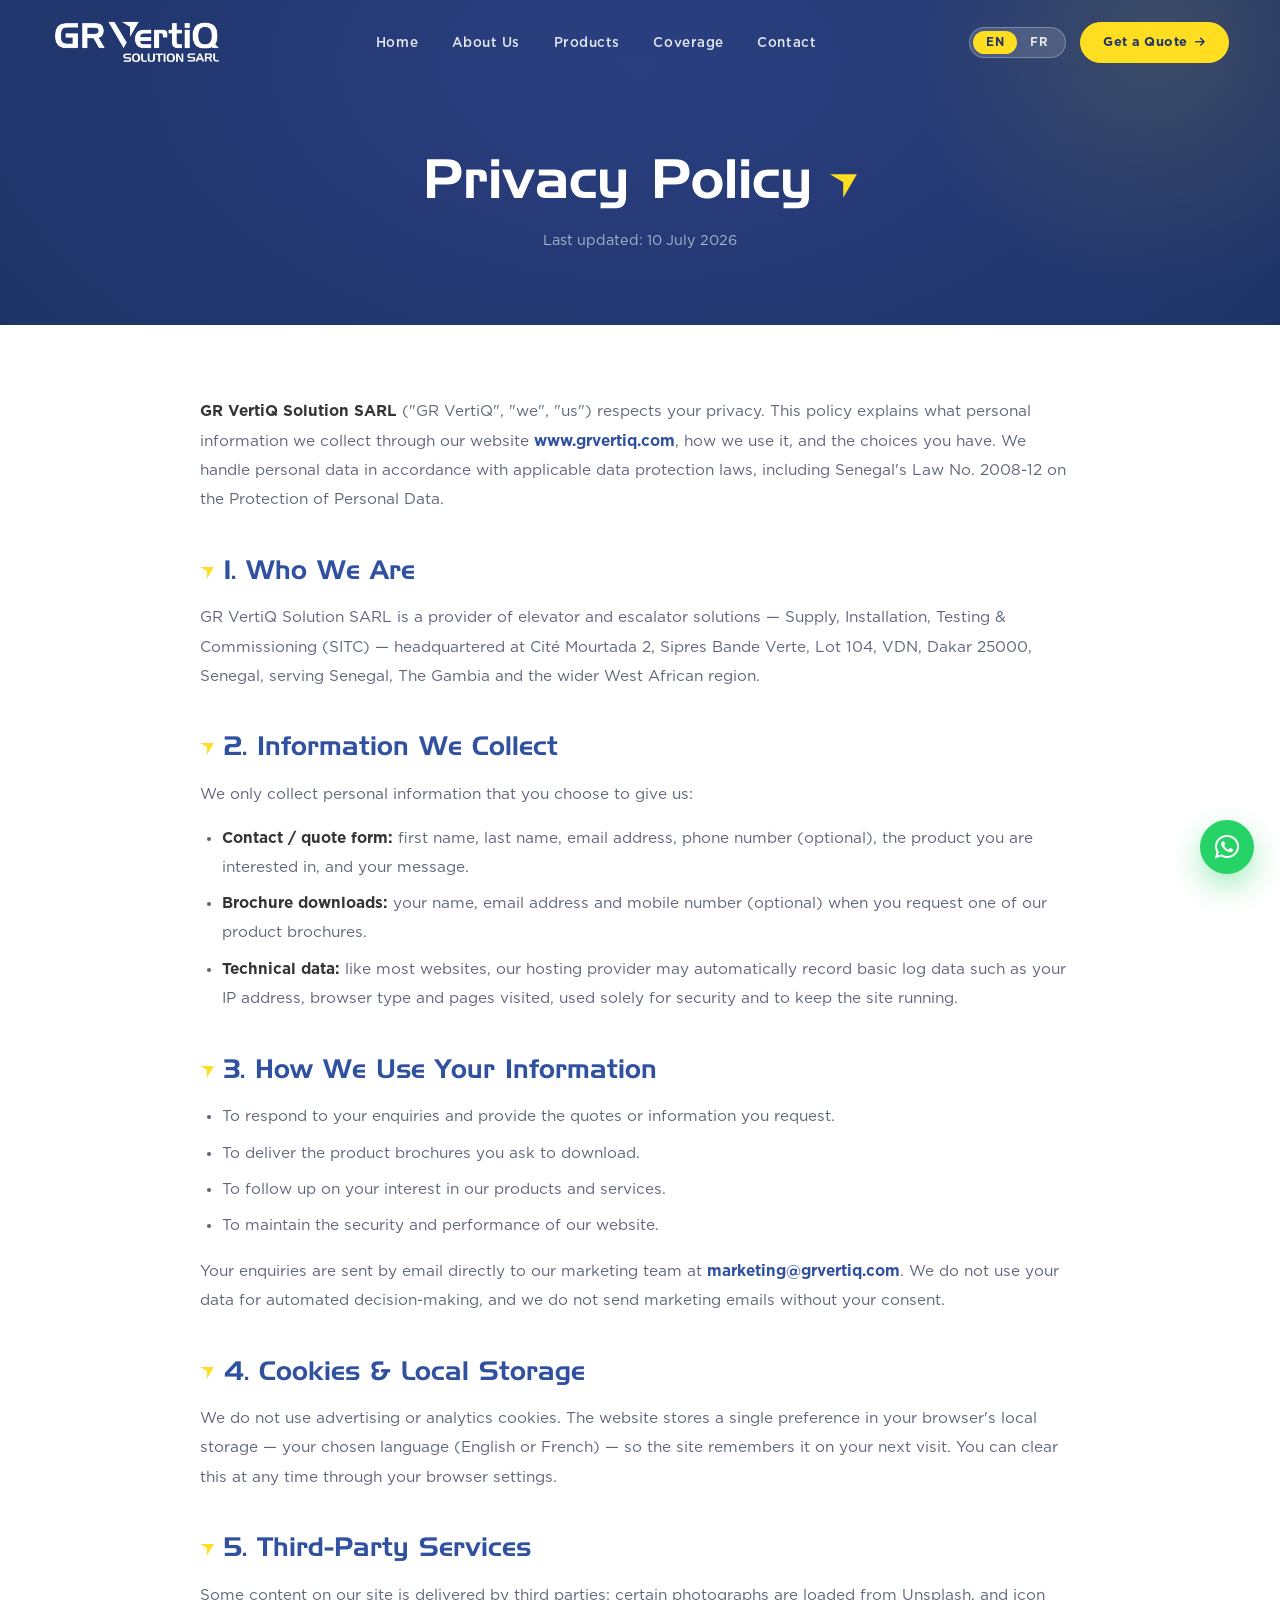
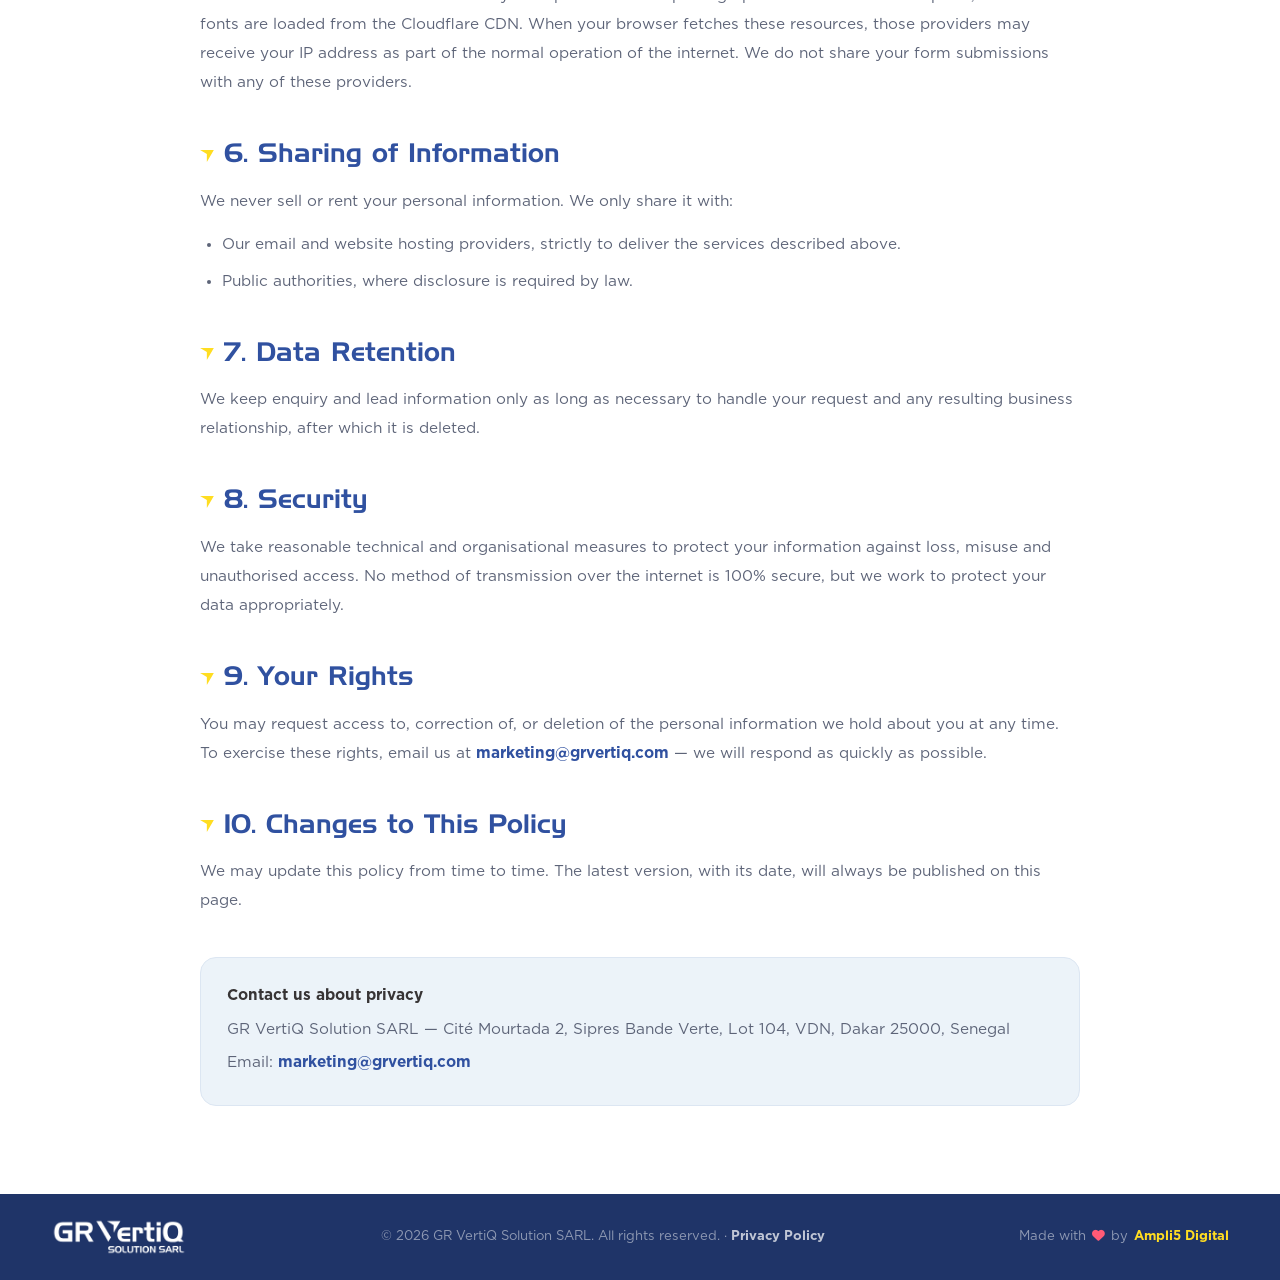
<file: privacy-policy.html>
<!DOCTYPE html>
<html lang="en">
<head>
<meta charset="UTF-8">
<meta name="viewport" content="width=device-width, initial-scale=1.0">
<title>Privacy Policy — GR VertiQ Solution SARL</title>
<meta name="description" content="Privacy Policy of GR VertiQ Solution SARL — how we collect, use and protect your personal information on grvertiq.com.">
<link rel="canonical" href="https://www.grvertiq.com/privacy-policy.html">
<link rel="icon" type="image/png" href="logo.png">
<link rel="apple-touch-icon" href="logo.png">
<link rel="preload" href="fonts/HandelGothic.ttf" as="font" type="font/ttf" crossorigin>
<link rel="preload" href="fonts/Gotham-Book.otf" as="font" type="font/otf" crossorigin>
<link rel="stylesheet" href="https://cdnjs.cloudflare.com/ajax/libs/font-awesome/6.5.0/css/all.min.css">
<script>document.documentElement.classList.add('js');</script>
<link rel="stylesheet" href="styles.css">
<style>
.pp-hero{background:radial-gradient(1200px 700px at 50% 20%,#2A3F80 0%,var(--navy) 62%,#16244E 100%);padding:9.5rem 4vw 4.5rem;text-align:center;position:relative;overflow:hidden;}
.pp-hero::after{content:'';position:absolute;width:560px;height:560px;border-radius:50%;background:radial-gradient(circle,rgba(255,221,33,.12),transparent 65%);top:-240px;right:-160px;pointer-events:none;}
.pp-hero h1{font-family:var(--serif);font-size:clamp(2.1rem,4.6vw,3.4rem);font-weight:500;color:var(--white);line-height:1.15;position:relative;z-index:1;}
.pp-hero h1::after{content:'';display:inline-block;width:.5em;height:.44em;margin-left:.32em;background:url("data:image/svg+xml,%3Csvg xmlns='http://www.w3.org/2000/svg' viewBox='0 0 26.7 23.3'%3E%3Cpath d='M0 0l13.06 7.92v15.34L26.61 0Z' fill='%23FFDD21'/%3E%3C/svg%3E") no-repeat center/contain;}
.pp-hero p{color:rgba(255,255,255,.62);font-size:.9rem;margin-top:.9rem;position:relative;z-index:1;}
.pp{background:var(--white);padding:4.5rem 4vw 5.5rem;}
.pp-wrap{max-width:880px;margin:0 auto;}
.pp-wrap h2{font-family:var(--serif);font-size:clamp(1.25rem,2.2vw,1.6rem);font-weight:500;color:var(--blue);margin:2.6rem 0 .9rem;line-height:1.3;}
.pp-wrap h2::before{content:'';display:inline-block;width:.55em;height:.48em;margin-right:.4em;background:url("data:image/svg+xml,%3Csvg xmlns='http://www.w3.org/2000/svg' viewBox='0 0 26.7 23.3'%3E%3Cpath d='M0 0l13.06 7.92v15.34L26.61 0Z' fill='%23FFDD21'/%3E%3C/svg%3E") no-repeat center/contain;}
.pp-wrap p,.pp-wrap li{color:var(--muted);line-height:1.9;font-size:.96rem;margin-bottom:.9rem;}
.pp-wrap ul{padding-left:1.4rem;margin-bottom:1rem;}
.pp-wrap li{margin-bottom:.45rem;}
.pp-wrap a{color:var(--blue);font-weight:700;text-decoration:none;}
.pp-wrap a:hover{color:var(--gold-2);}
.pp-wrap strong{color:var(--ink);}
.pp-box{background:var(--soft);border:1px solid var(--line);border-radius:16px;padding:1.4rem 1.6rem;margin-top:2.6rem;}
.pp-box p{margin-bottom:.3rem;}
</style>
</head>
<body>

<!-- NAV (same as main page) -->
<nav id="nav">
  <a href="index.html" class="nav-logo"><img src="logo.png" alt="GR VertiQ Solution SARL"></a>
  <ul class="nav-links">
    <li><a href="index.html#home"><span class="en-only">Home</span><span class="fr-only">Accueil</span></a></li>
    <li><a href="index.html#about"><span class="en-only">About Us</span><span class="fr-only">À Propos</span></a></li>
    <li><a href="index.html#products"><span class="en-only">Products</span><span class="fr-only">Produits</span></a></li>
    <li><a href="index.html#location"><span class="en-only">Coverage</span><span class="fr-only">Couverture</span></a></li>
    <li><a href="index.html#contact"><span class="en-only">Contact</span><span class="fr-only">Contact</span></a></li>
  </ul>
  <div class="nav-right">
    <div class="lang-pill">
      <button class="lang-btn on" id="btnEN" onclick="setLang('en')">EN</button>
      <button class="lang-btn" id="btnFR" onclick="setLang('fr')">FR</button>
    </div>
    <a href="index.html#contact" class="nav-cta"><span class="en-only">Get a Quote</span><span class="fr-only">Devis</span> <i class="fas fa-arrow-right" style="font-size:.7rem;"></i></a>
    <button class="hamburger" id="ham" onclick="toggleNav()" aria-label="Menu">
      <span></span><span></span><span></span>
    </button>
  </div>
</nav>

<!-- MOBILE MENU (same as main page) -->
<div class="mobile-menu" id="mmenu">
  <img src="logo.png" alt="GR VertiQ" class="mlogo">
  <button class="mclose" onclick="toggleNav()" aria-label="Close menu"><i class="fas fa-xmark"></i></button>
  <a href="index.html#home"><span class="mnum">01</span><span class="en-only">Home</span><span class="fr-only">Accueil</span></a>
  <a href="index.html#about"><span class="mnum">02</span><span class="en-only">About Us</span><span class="fr-only">À Propos</span></a>
  <a href="index.html#products"><span class="mnum">03</span><span class="en-only">Products</span><span class="fr-only">Produits</span></a>
  <a href="index.html#location"><span class="mnum">04</span><span class="en-only">Coverage</span><span class="fr-only">Couverture</span></a>
  <a href="index.html#contact"><span class="mnum">05</span><span class="en-only">Contact</span><span class="fr-only">Contact</span></a>
</div>

<!-- PAGE HEADER -->
<section class="pp-hero">
  <h1><span class="en-only">Privacy Policy</span><span class="fr-only">Politique de Confidentialité</span></h1>
  <p><span class="en-only">Last updated: 10 July 2026</span><span class="fr-only">Dernière mise à jour : 10 juillet 2026</span></p>
</section>

<!-- POLICY CONTENT -->
<section class="pp">
  <div class="pp-wrap">

    <!-- ═══════════ ENGLISH ═══════════ -->
    <div class="en-only">
      <p><strong>GR VertiQ Solution SARL</strong> ("GR VertiQ", "we", "us") respects your privacy. This policy explains what personal information we collect through our website <a href="https://www.grvertiq.com/">www.grvertiq.com</a>, how we use it, and the choices you have. We handle personal data in accordance with applicable data protection laws, including Senegal's Law No. 2008-12 on the Protection of Personal Data.</p>

      <h2>1. Who We Are</h2>
      <p>GR VertiQ Solution SARL is a provider of elevator and escalator solutions — Supply, Installation, Testing &amp; Commissioning (SITC) — headquartered at Cité Mourtada 2, Sipres Bande Verte, Lot 104, VDN, Dakar 25000, Senegal, serving Senegal, The Gambia and the wider West African region.</p>

      <h2>2. Information We Collect</h2>
      <p>We only collect personal information that you choose to give us:</p>
      <ul>
        <li><strong>Contact / quote form:</strong> first name, last name, email address, phone number (optional), the product you are interested in, and your message.</li>
        <li><strong>Brochure downloads:</strong> your name, email address and mobile number (optional) when you request one of our product brochures.</li>
        <li><strong>Technical data:</strong> like most websites, our hosting provider may automatically record basic log data such as your IP address, browser type and pages visited, used solely for security and to keep the site running.</li>
      </ul>

      <h2>3. How We Use Your Information</h2>
      <ul>
        <li>To respond to your enquiries and provide the quotes or information you request.</li>
        <li>To deliver the product brochures you ask to download.</li>
        <li>To follow up on your interest in our products and services.</li>
        <li>To maintain the security and performance of our website.</li>
      </ul>
      <p>Your enquiries are sent by email directly to our marketing team at <a href="mailto:marketing@grvertiq.com">marketing@grvertiq.com</a>. We do not use your data for automated decision-making, and we do not send marketing emails without your consent.</p>

      <h2>4. Cookies &amp; Local Storage</h2>
      <p>We do not use advertising or analytics cookies. The website stores a single preference in your browser's local storage — your chosen language (English or French) — so the site remembers it on your next visit. You can clear this at any time through your browser settings.</p>

      <h2>5. Third-Party Services</h2>
      <p>Some content on our site is delivered by third parties: certain photographs are loaded from Unsplash, and icon fonts are loaded from the Cloudflare CDN. When your browser fetches these resources, those providers may receive your IP address as part of the normal operation of the internet. We do not share your form submissions with any of these providers.</p>

      <h2>6. Sharing of Information</h2>
      <p>We never sell or rent your personal information. We only share it with:</p>
      <ul>
        <li>Our email and website hosting providers, strictly to deliver the services described above.</li>
        <li>Public authorities, where disclosure is required by law.</li>
      </ul>

      <h2>7. Data Retention</h2>
      <p>We keep enquiry and lead information only as long as necessary to handle your request and any resulting business relationship, after which it is deleted.</p>

      <h2>8. Security</h2>
      <p>We take reasonable technical and organisational measures to protect your information against loss, misuse and unauthorised access. No method of transmission over the internet is 100% secure, but we work to protect your data appropriately.</p>

      <h2>9. Your Rights</h2>
      <p>You may request access to, correction of, or deletion of the personal information we hold about you at any time. To exercise these rights, email us at <a href="mailto:marketing@grvertiq.com">marketing@grvertiq.com</a> — we will respond as quickly as possible.</p>

      <h2>10. Changes to This Policy</h2>
      <p>We may update this policy from time to time. The latest version, with its date, will always be published on this page.</p>

      <div class="pp-box">
        <p><strong>Contact us about privacy</strong></p>
        <p>GR VertiQ Solution SARL — Cité Mourtada 2, Sipres Bande Verte, Lot 104, VDN, Dakar 25000, Senegal</p>
        <p>Email: <a href="mailto:marketing@grvertiq.com">marketing@grvertiq.com</a></p>
      </div>
    </div>

    <!-- ═══════════ FRANÇAIS ═══════════ -->
    <div class="fr-only">
      <p><strong>GR VertiQ Solution SARL</strong> (« GR VertiQ », « nous ») respecte votre vie privée. Cette politique explique quelles informations personnelles nous collectons via notre site <a href="https://www.grvertiq.com/">www.grvertiq.com</a>, comment nous les utilisons et les choix dont vous disposez. Nous traitons les données personnelles conformément aux lois applicables, notamment la loi sénégalaise n° 2008-12 sur la protection des données à caractère personnel.</p>

      <h2>1. Qui Sommes-Nous</h2>
      <p>GR VertiQ Solution SARL est un fournisseur de solutions d'ascenseurs et d'escalators — Fourniture, Installation, Tests et Mise en Service (SITC) — dont le siège est situé à Cité Mourtada 2, Sipres Bande Verte, Lot 104, VDN, Dakar 25000, Sénégal, au service du Sénégal, de la Gambie et de l'Afrique de l'Ouest.</p>

      <h2>2. Informations Collectées</h2>
      <p>Nous ne collectons que les informations personnelles que vous choisissez de nous communiquer :</p>
      <ul>
        <li><strong>Formulaire de contact / devis :</strong> prénom, nom, adresse email, numéro de téléphone (facultatif), produit souhaité et votre message.</li>
        <li><strong>Téléchargement de brochures :</strong> votre nom, votre adresse email et votre numéro de mobile (facultatif) lorsque vous demandez une de nos brochures produits.</li>
        <li><strong>Données techniques :</strong> comme la plupart des sites, notre hébergeur peut enregistrer automatiquement des données de connexion basiques (adresse IP, type de navigateur, pages visitées), utilisées uniquement à des fins de sécurité et de bon fonctionnement du site.</li>
      </ul>

      <h2>3. Utilisation de Vos Informations</h2>
      <ul>
        <li>Répondre à vos demandes et fournir les devis ou informations demandés.</li>
        <li>Vous transmettre les brochures produits que vous demandez.</li>
        <li>Assurer le suivi de votre intérêt pour nos produits et services.</li>
        <li>Maintenir la sécurité et la performance de notre site.</li>
      </ul>
      <p>Vos demandes sont envoyées par email directement à notre équipe marketing à <a href="mailto:marketing@grvertiq.com">marketing@grvertiq.com</a>. Nous n'utilisons pas vos données pour des décisions automatisées et n'envoyons pas d'emails marketing sans votre consentement.</p>

      <h2>4. Cookies &amp; Stockage Local</h2>
      <p>Nous n'utilisons pas de cookies publicitaires ni d'analyse. Le site enregistre une seule préférence dans le stockage local de votre navigateur — la langue choisie (anglais ou français) — afin de s'en souvenir lors de votre prochaine visite. Vous pouvez l'effacer à tout moment via les paramètres de votre navigateur.</p>

      <h2>5. Services Tiers</h2>
      <p>Certains contenus du site sont fournis par des tiers : certaines photographies sont chargées depuis Unsplash et les polices d'icônes depuis le CDN Cloudflare. Lorsque votre navigateur charge ces ressources, ces prestataires peuvent recevoir votre adresse IP dans le cadre du fonctionnement normal d'internet. Nous ne partageons aucune donnée de formulaire avec ces prestataires.</p>

      <h2>6. Partage des Informations</h2>
      <p>Nous ne vendons ni ne louons jamais vos informations personnelles. Nous les partageons uniquement avec :</p>
      <ul>
        <li>Nos prestataires d'email et d'hébergement, strictement pour fournir les services décrits ci-dessus.</li>
        <li>Les autorités publiques, lorsque la loi l'exige.</li>
      </ul>

      <h2>7. Conservation des Données</h2>
      <p>Nous conservons les informations de demande et de contact uniquement le temps nécessaire au traitement de votre demande et de la relation commerciale qui pourrait en découler, après quoi elles sont supprimées.</p>

      <h2>8. Sécurité</h2>
      <p>Nous prenons des mesures techniques et organisationnelles raisonnables pour protéger vos informations contre la perte, l'utilisation abusive et l'accès non autorisé. Aucune transmission sur internet n'est totalement sécurisée, mais nous nous efforçons de protéger vos données de manière appropriée.</p>

      <h2>9. Vos Droits</h2>
      <p>Vous pouvez à tout moment demander l'accès, la rectification ou la suppression des informations personnelles que nous détenons à votre sujet. Pour exercer ces droits, écrivez-nous à <a href="mailto:marketing@grvertiq.com">marketing@grvertiq.com</a> — nous vous répondrons dans les meilleurs délais.</p>

      <h2>10. Modifications de Cette Politique</h2>
      <p>Nous pouvons mettre à jour cette politique de temps à autre. La version la plus récente, avec sa date, sera toujours publiée sur cette page.</p>

      <div class="pp-box">
        <p><strong>Nous contacter au sujet de la confidentialité</strong></p>
        <p>GR VertiQ Solution SARL — Cité Mourtada 2, Sipres Bande Verte, Lot 104, VDN, Dakar 25000, Sénégal</p>
        <p>Email : <a href="mailto:marketing@grvertiq.com">marketing@grvertiq.com</a></p>
      </div>
    </div>

  </div>
</section>

<!-- FOOTER (same as main page) -->
<footer>
  <div class="fwrap">
    <a href="index.html" class="f-logo"><img src="logo.png" alt="GR VertiQ Solution SARL"></a>
    <p class="f-copy">© <span id="year">2026</span> GR VertiQ Solution SARL. <span class="en-only">All rights reserved.</span><span class="fr-only">Tous droits réservés.</span> · <a href="privacy-policy.html" class="f-privacy"><span class="en-only">Privacy Policy</span><span class="fr-only">Politique de Confidentialité</span></a></p>
    <p class="f-credit"><span class="en-only">Made with</span><span class="fr-only">Réalisé avec</span> <i class="fas fa-heart"></i> <span class="en-only">by</span><span class="fr-only">par</span> <a href="https://www.ampli5.digital/" target="_blank" rel="noopener">Ampli5 Digital</a></p>
  </div>
</footer>

<a href="https://wa.me/221711200277" class="wa-float" target="_blank" rel="noopener" aria-label="Chat with us on WhatsApp"><i class="fab fa-whatsapp"></i></a>

<script>
/* language toggle — same behaviour + storage key as the main page */
function setLang(l) {
  document.body.classList.toggle('fr', l === 'fr');
  document.documentElement.lang = l;
  document.getElementById('btnEN').classList.toggle('on', l === 'en');
  document.getElementById('btnFR').classList.toggle('on', l === 'fr');
  try { localStorage.setItem('grv-lang', l); } catch (e) {}
}
try { if (localStorage.getItem('grv-lang') === 'fr') setLang('fr'); } catch (e) {}

/* mobile menu */
const mmenu = document.getElementById('mmenu');
const ham = document.getElementById('ham');
function toggleNav() {
  const open = mmenu.classList.toggle('open');
  ham.classList.toggle('x', open);
  document.body.style.overflow = open ? 'hidden' : '';
}

/* nav scroll state + year */
window.addEventListener('scroll', () => {
  document.getElementById('nav').classList.toggle('scrolled', window.scrollY > 50);
}, { passive: true });
document.getElementById('year').textContent = new Date().getFullYear();
</script>
</body>
</html>
</file>
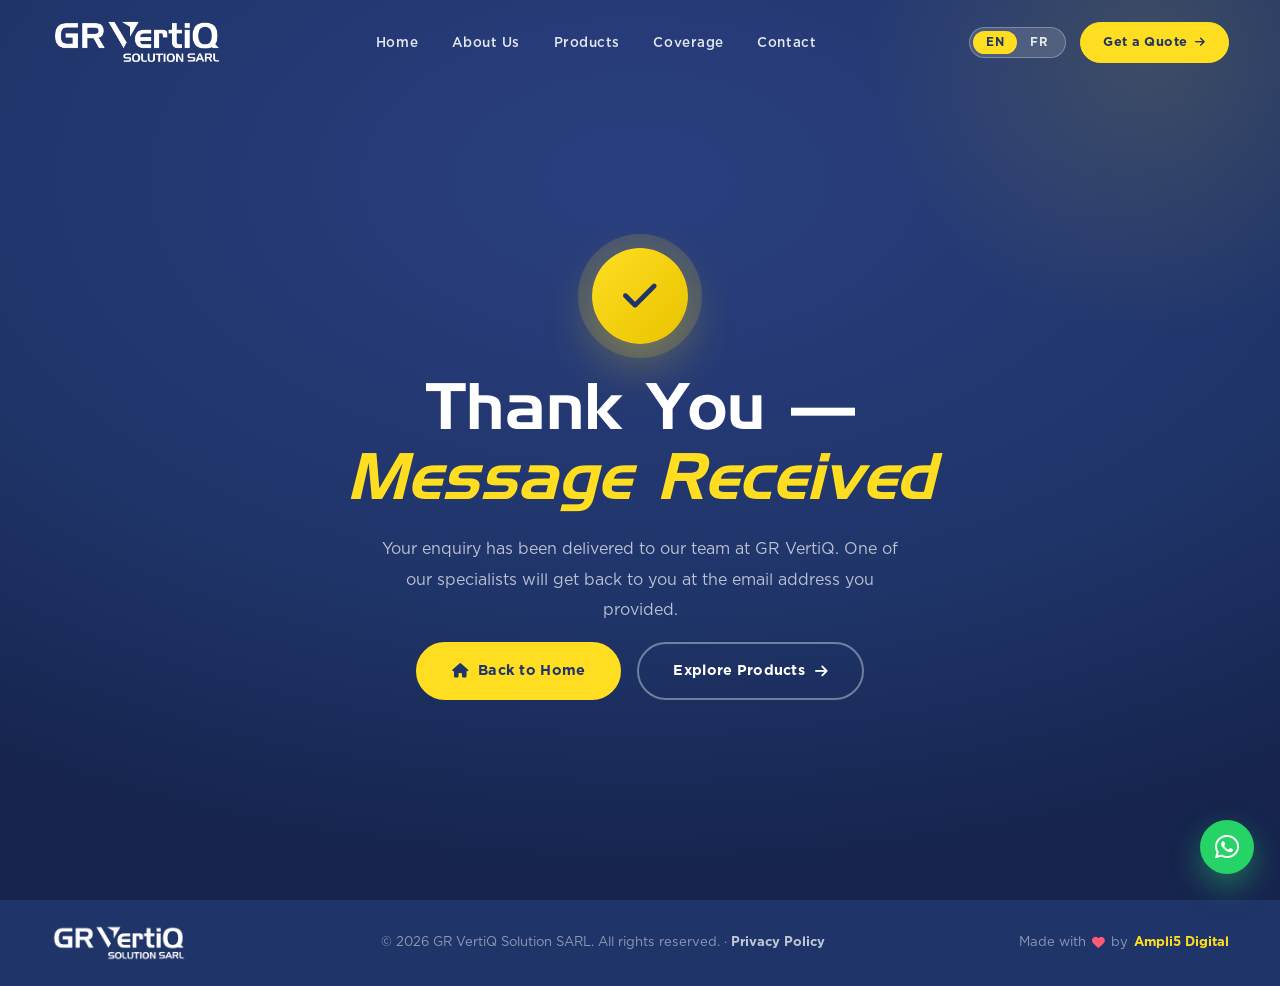
<file: thank-you.html>
<!DOCTYPE html>
<html lang="en">
<head>
<meta charset="UTF-8">
<meta name="viewport" content="width=device-width, initial-scale=1.0">
<title>Thank You — GR VertiQ Solution SARL</title>
<meta name="robots" content="noindex">
<link rel="icon" type="image/png" href="logo.png">
<!-- Brand fonts from the GRVERTIQ brochure (Handel Gothic headings · Gotham body) -->
<link rel="preload" href="fonts/HandelGothic.ttf" as="font" type="font/ttf" crossorigin>
<link rel="preload" href="fonts/Gotham-Book.otf" as="font" type="font/otf" crossorigin>
<link rel="stylesheet" href="https://cdnjs.cloudflare.com/ajax/libs/font-awesome/6.5.0/css/all.min.css">
<script>document.documentElement.classList.add('js');</script>
<link rel="stylesheet" href="styles.css">
<style>
.ty{min-height:100vh;min-height:100svh;display:flex;align-items:center;justify-content:center;background:radial-gradient(1200px 700px at 50% 20%,#2A3F80 0%,var(--navy) 62%,#16244E 100%);padding:8rem 4vw 5rem;position:relative;overflow:hidden;}
.ty::after{content:'';position:absolute;width:620px;height:620px;border-radius:50%;background:radial-gradient(circle,rgba(255,221,33,.13),transparent 65%);top:-260px;right:-180px;pointer-events:none;}
.ty-card{position:relative;z-index:1;text-align:center;max-width:680px;animation:fadeUp 1s var(--ease) both;}
.ty-ico{width:96px;height:96px;border-radius:50%;background:linear-gradient(135deg,var(--gold),var(--gold-2));color:var(--navy);display:flex;align-items:center;justify-content:center;font-size:2.4rem;margin:0 auto 2rem;box-shadow:0 0 0 14px rgba(255,221,33,.15),0 20px 50px rgba(255,221,33,.3);animation:floaty 4.5s ease-in-out infinite;}
.ty h1{font-family:var(--serif);font-size:clamp(2.4rem,5vw,4rem);font-weight:500;color:var(--white);line-height:1.1;margin-bottom:1.1rem;}
.ty h1 em{font-style:italic;color:var(--gold);}
.ty p{color:rgba(255,255,255,.7);line-height:1.9;max-width:540px;margin:0 auto 1rem;}
.ty .ty-sub{font-size:.86rem;color:rgba(255,255,255,.5);}
.ty-badge{display:inline-flex;align-items:center;gap:9px;margin:1.4rem 0 2.4rem;background:rgba(255,221,33,.1);border:1px solid rgba(255,221,33,.35);border-radius:50px;padding:8px 20px;font-size:.7rem;font-weight:800;letter-spacing:.16em;text-transform:uppercase;color:var(--gold);}
.ty-badge .dot{width:7px;height:7px;border-radius:50%;background:var(--gold);animation:blink 2.2s infinite;}
.ty-btns{display:flex;gap:1rem;justify-content:center;flex-wrap:wrap;}
</style>
</head>
<body>

<!-- NAV (same as main page) -->
<nav id="nav">
  <a href="index.html" class="nav-logo"><img src="logo.png" alt="GR VertiQ Solution SARL"></a>
  <ul class="nav-links">
    <li><a href="index.html#home"><span class="en-only">Home</span><span class="fr-only">Accueil</span></a></li>
    <li><a href="index.html#about"><span class="en-only">About Us</span><span class="fr-only">À Propos</span></a></li>
    <li><a href="index.html#products"><span class="en-only">Products</span><span class="fr-only">Produits</span></a></li>
    <li><a href="index.html#location"><span class="en-only">Coverage</span><span class="fr-only">Couverture</span></a></li>
    <li><a href="index.html#contact"><span class="en-only">Contact</span><span class="fr-only">Contact</span></a></li>
  </ul>
  <div class="nav-right">
    <div class="lang-pill">
      <button class="lang-btn on" id="btnEN" onclick="setLang('en')">EN</button>
      <button class="lang-btn" id="btnFR" onclick="setLang('fr')">FR</button>
    </div>
    <a href="index.html#contact" class="nav-cta"><span class="en-only">Get a Quote</span><span class="fr-only">Devis</span> <i class="fas fa-arrow-right" style="font-size:.7rem;"></i></a>
    <button class="hamburger" id="ham" onclick="toggleNav()" aria-label="Menu">
      <span></span><span></span><span></span>
    </button>
  </div>
</nav>

<!-- MOBILE MENU (same as main page) -->
<div class="mobile-menu" id="mmenu">
  <img src="logo.png" alt="GR VertiQ" class="mlogo">
  <button class="mclose" onclick="toggleNav()" aria-label="Close menu"><i class="fas fa-xmark"></i></button>
  <a href="index.html#home"><span class="mnum">01</span><span class="en-only">Home</span><span class="fr-only">Accueil</span></a>
  <a href="index.html#about"><span class="mnum">02</span><span class="en-only">About Us</span><span class="fr-only">À Propos</span></a>
  <a href="index.html#products"><span class="mnum">03</span><span class="en-only">Products</span><span class="fr-only">Produits</span></a>
  <a href="index.html#location"><span class="mnum">04</span><span class="en-only">Coverage</span><span class="fr-only">Couverture</span></a>
  <a href="index.html#contact"><span class="mnum">05</span><span class="en-only">Contact</span><span class="fr-only">Contact</span></a>
</div>

<!-- THANK YOU -->
<section class="ty">
  <div class="ty-card">
    <div class="ty-ico"><i class="fas fa-check"></i></div>
    <h1><span class="en-only">Thank You — <em>Message Received</em></span><span class="fr-only">Merci — <em>Message Reçu</em></span></h1>
    <p><span class="en-only">Your enquiry has been delivered to our team at GR VertiQ. One of our specialists will get back to you at the email address you provided.</span><span class="fr-only">Votre demande a bien été transmise à l'équipe GR VertiQ. Un de nos spécialistes vous répondra à l'adresse email indiquée.</span></p>
    <div class="ty-btns">
      <a href="index.html" class="btn btn-gold"><i class="fas fa-house"></i> <span class="en-only">Back to Home</span><span class="fr-only">Retour à l'Accueil</span></a>
      <a href="index.html#products" class="btn btn-ghost"><span class="en-only">Explore Products</span><span class="fr-only">Voir Nos Produits</span> <i class="fas fa-arrow-right"></i></a>
    </div>
  </div>
</section>

<!-- FOOTER (same as main page) -->
<footer>
  <div class="fwrap">
    <a href="index.html" class="f-logo"><img src="logo.png" alt="GR VertiQ Solution SARL"></a>
    <p class="f-copy">© <span id="year">2026</span> GR VertiQ Solution SARL. <span class="en-only">All rights reserved.</span><span class="fr-only">Tous droits réservés.</span> · <a href="privacy-policy.html" class="f-privacy"><span class="en-only">Privacy Policy</span><span class="fr-only">Politique de Confidentialité</span></a></p>
    <p class="f-credit"><span class="en-only">Made with</span><span class="fr-only">Réalisé avec</span> <i class="fas fa-heart"></i> <span class="en-only">by</span><span class="fr-only">par</span> <a href="https://www.ampli5.digital/" target="_blank" rel="noopener">Ampli5 Digital</a></p>
  </div>
</footer>

<a href="https://wa.me/221711200277" class="wa-float" target="_blank" rel="noopener" aria-label="Chat with us on WhatsApp"><i class="fab fa-whatsapp"></i></a>

<script>
/* language toggle — same behaviour + storage key as the main page */
function setLang(l) {
  document.body.classList.toggle('fr', l === 'fr');
  document.documentElement.lang = l;
  document.getElementById('btnEN').classList.toggle('on', l === 'en');
  document.getElementById('btnFR').classList.toggle('on', l === 'fr');
  try { localStorage.setItem('grv-lang', l); } catch (e) {}
}
try { if (localStorage.getItem('grv-lang') === 'fr') setLang('fr'); } catch (e) {}

/* mobile menu */
const mmenu = document.getElementById('mmenu');
const ham = document.getElementById('ham');
function toggleNav() {
  const open = mmenu.classList.toggle('open');
  ham.classList.toggle('x', open);
  document.body.style.overflow = open ? 'hidden' : '';
}

/* nav scroll state + year */
window.addEventListener('scroll', () => {
  document.getElementById('nav').classList.toggle('scrolled', window.scrollY > 50);
}, { passive: true });
document.getElementById('year').textContent = new Date().getFullYear();
</script>
</body>
</html>
</file>
<file: styles.css>
/* ════════════════ BRAND FONTS (from GRVERTIQ brochure) ════════════════ */
@font-face{font-family:'Handel Gothic';src:url('fonts/HandelGothic.ttf') format('truetype');font-weight:400 800;font-display:swap;}
@font-face{font-family:'Gotham';src:url('fonts/Gotham-Book.otf') format('opentype');font-weight:300 400;font-display:swap;}
@font-face{font-family:'Gotham';src:url('fonts/Gotham-Medium.otf') format('opentype');font-weight:500 600;font-display:swap;}
@font-face{font-family:'Gotham';src:url('fonts/Gotham-Bold.otf') format('opentype');font-weight:700 900;font-display:swap;}

/* ════════════════ TOKENS ════════════════ */
:root{
  --navy:#1F3468; --navy-2:#2A3F80; --ink:#373435;
  --blue:#3051A0; --blue-2:#3E63C0;
  --gold:#FFDD21; --gold-2:#E8C300;
  --muted:#5D6478; --soft:#ECF3F9; --line:#DCE6F2; --white:#FFFFFF;
  --serif:'Handel Gothic','Trebuchet MS',sans-serif;
  --sans:'Gotham','Manrope',-apple-system,sans-serif;
  --ease:cubic-bezier(.22,.61,.36,1);
  --shadow-s:0 2px 14px rgba(16,21,43,.07);
  --shadow-m:0 14px 44px rgba(16,21,43,.12);
  --shadow-l:0 30px 80px rgba(16,21,43,.20);
  --r:20px;
}
*{margin:0;padding:0;box-sizing:border-box;}
html{scroll-behavior:smooth;overflow-x:clip;}
body{font-family:var(--sans);background:var(--white);color:var(--ink);overflow-x:clip;font-size:16px;line-height:1.7;-webkit-font-smoothing:antialiased;}
img{max-width:100%;display:block;}
::selection{background:var(--gold);color:var(--navy);}

/* ════════════════ LANGUAGE ════════════════ */
.fr-only{display:none!important;}
body.fr .en-only{display:none!important;}
body.fr .fr-only{display:revert!important;}

/* ════════════════ PRELOADER ════════════════ */
#loader{position:fixed;inset:0;z-index:9999;background:var(--navy);display:flex;flex-direction:column;align-items:center;justify-content:center;gap:1.6rem;transition:opacity .6s var(--ease),visibility .6s;}
#loader.off{opacity:0;visibility:hidden;}
#loader img{height:52px;filter:brightness(0) invert(1);animation:loaderPulse 1.6s ease infinite;}
.loader-bar{width:150px;height:2px;background:rgba(255,255,255,.14);border-radius:2px;overflow:hidden;}
.loader-bar i{display:block;height:100%;width:40%;background:var(--gold);border-radius:2px;animation:loaderSlide 1.1s ease infinite;}
@keyframes loaderPulse{0%,100%{opacity:1;}50%{opacity:.55;}}
@keyframes loaderSlide{0%{transform:translateX(-150%);}100%{transform:translateX(380%);}}

/* ════════════════ NAV ════════════════ */
nav{position:fixed;top:0;left:0;right:0;z-index:1000;padding:1.15rem 4vw;display:flex;align-items:center;justify-content:space-between;gap:1rem;transition:all .4s var(--ease);}
nav.scrolled{background:rgba(255,255,255,.92);backdrop-filter:blur(22px);-webkit-backdrop-filter:blur(22px);box-shadow:0 6px 32px rgba(31,52,104,.09);padding:.7rem 4vw;}
.nav-logo{display:flex;align-items:center;}
.nav-logo img{height:48px;transition:all .4s var(--ease);filter:brightness(0) invert(1);}
nav.scrolled .nav-logo img{height:40px;filter:none;}
.nav-links{display:flex;gap:2.1rem;list-style:none;align-items:center;}
.nav-links a{text-decoration:none;color:rgba(255,255,255,.88);font-weight:600;font-size:.84rem;letter-spacing:.04em;transition:color .3s;position:relative;padding:4px 0;}
.nav-links a::after{content:'';position:absolute;bottom:-2px;left:0;width:0;height:2px;background:var(--gold);border-radius:2px;transition:width .35s var(--ease);}
.nav-links a:hover::after,.nav-links a.active::after{width:100%;}
.nav-links a:hover{color:var(--gold);}
nav.scrolled .nav-links a{color:var(--ink);}
nav.scrolled .nav-links a:hover{color:var(--blue);}
.nav-right{display:flex;align-items:center;gap:.9rem;}
.lang-pill{display:flex;background:rgba(255,255,255,.14);border:1px solid rgba(255,255,255,.28);border-radius:50px;padding:3px;backdrop-filter:blur(10px);}
nav.scrolled .lang-pill{background:rgba(48,81,160,.07);border-color:rgba(48,81,160,.18);}
.lang-btn{padding:5px 13px;border:none;border-radius:50px;background:transparent;color:rgba(255,255,255,.85);font-family:var(--sans);font-size:.74rem;font-weight:800;cursor:pointer;letter-spacing:.06em;transition:all .3s;}
nav.scrolled .lang-btn{color:var(--ink);}
.lang-btn.on{background:var(--gold);color:var(--navy)!important;}
.nav-cta{display:inline-flex;align-items:center;gap:8px;background:var(--gold);color:var(--navy);padding:9px 22px;border-radius:50px;font-weight:800;font-size:.8rem;letter-spacing:.03em;text-decoration:none;transition:all .35s var(--ease);border:1px solid var(--gold);}
.nav-cta:hover{transform:translateY(-2px);box-shadow:0 12px 28px rgba(255,221,33,.35);}
.hamburger{display:none;flex-direction:column;gap:5px;cursor:pointer;z-index:1101;padding:6px;background:transparent;border:none;}
.hamburger span{display:block;width:25px;height:2px;background:var(--white);border-radius:2px;transition:all .35s var(--ease);}
nav.scrolled .hamburger span{background:var(--ink);}
.hamburger.x span{background:var(--white)!important;}
.hamburger.x span:nth-child(1){transform:translateY(7px) rotate(45deg);}
.hamburger.x span:nth-child(2){opacity:0;}
.hamburger.x span:nth-child(3){transform:translateY(-7px) rotate(-45deg);}

/* mobile menu */
.mobile-menu{position:fixed;inset:0;background:linear-gradient(160deg,var(--navy) 0%,var(--blue) 130%);z-index:1100;display:flex;flex-direction:column;align-items:flex-start;justify-content:flex-start;gap:1.5rem;padding:6.2rem 2.4rem 2rem;opacity:0;visibility:hidden;transition:all .45s var(--ease);}
.mobile-menu.open{opacity:1;visibility:visible;}
.mobile-menu a{color:var(--white);text-decoration:none;font-family:var(--serif);font-size:1.7rem;font-weight:500;transform:translateY(16px);opacity:0;transition:all .5s var(--ease);display:flex;align-items:baseline;gap:14px;}
.mobile-menu.open a{transform:translateY(0);opacity:1;}
.mobile-menu a:hover{color:var(--gold);}
.mobile-menu a .mnum{font-family:var(--sans);font-size:.68rem;font-weight:800;color:var(--gold);letter-spacing:.1em;}
.mobile-menu .mlogo{position:absolute;top:1.5rem;left:1.7rem;height:38px;filter:brightness(0) invert(1);}
.mobile-menu .mclose{position:absolute;top:1.45rem;right:1.6rem;width:44px;height:44px;display:flex;align-items:center;justify-content:center;background:rgba(255,255,255,.1);border:1px solid rgba(255,255,255,.25);border-radius:50%;color:var(--white);font-size:1.15rem;cursor:pointer;transition:all .3s var(--ease);}
.mobile-menu .mclose:hover{background:var(--gold);color:var(--navy);border-color:var(--gold);}

/* ════════════════ BUTTONS ════════════════ */
.btn{display:inline-flex;align-items:center;gap:10px;padding:15px 34px;border-radius:50px;font-family:var(--sans);font-weight:800;font-size:.9rem;letter-spacing:.02em;text-decoration:none;cursor:pointer;transition:all .35s var(--ease);border:2px solid transparent;}
.btn i{transition:transform .35s var(--ease);}
.btn:hover i{transform:translateX(4px);}
.btn-gold{background:var(--gold);color:var(--navy);border-color:var(--gold);}
.btn-gold:hover{transform:translateY(-3px);box-shadow:0 18px 44px rgba(255,221,33,.35);}
.btn-ghost{background:transparent;color:var(--white);border-color:rgba(255,255,255,.38);}
.btn-ghost:hover{background:rgba(255,255,255,.1);border-color:var(--white);transform:translateY(-3px);}
.btn-navy{background:var(--blue);color:var(--white);border-color:var(--blue);}
.btn-navy:hover{background:var(--navy);border-color:var(--navy);transform:translateY(-3px);box-shadow:0 16px 38px rgba(48,81,160,.32);}

/* ════════════════ HERO ════════════════ */
#home{position:relative;z-index:2;min-height:100vh;min-height:100svh;display:flex;align-items:center;justify-content:center;overflow:hidden;padding:7.5rem 4vw 9rem;}
.hero-bg{position:absolute;inset:-2%;background:url('https://images.unsplash.com/photo-1520408534979-054bb60c33f9?w=1920&q=80&auto=format&fit=crop') center/cover no-repeat;transform:scale(1.12);transition:transform 7s var(--ease);will-change:transform;}
.hero-bg.go{transform:scale(1.02);}
.hero-ov{position:absolute;inset:0;background:linear-gradient(170deg,rgba(31,52,104,.93) 0%,rgba(42,63,128,.78) 45%,rgba(31,52,104,.95) 100%);}
.hero-glow{position:absolute;width:560px;height:560px;border-radius:50%;background:radial-gradient(circle,rgba(255,221,33,.16),transparent 65%);top:-160px;right:-120px;pointer-events:none;}
.hero-c{position:relative;z-index:2;text-align:center;color:var(--white);max-width:1000px;}
.hero-badge{display:inline-flex;align-items:center;gap:10px;background:rgba(255,221,33,.1);border:1px solid rgba(255,221,33,.35);border-radius:50px;padding:8px 22px;font-size:.72rem;font-weight:800;letter-spacing:.22em;text-transform:uppercase;color:var(--gold);margin-bottom:1.8rem;backdrop-filter:blur(8px);}
.hero-badge .dot{width:7px;height:7px;border-radius:50%;background:var(--gold);animation:blink 2.2s infinite;}
.hero-h1{font-family:var(--serif);font-size:clamp(2.7rem,6.4vw,5.4rem);font-weight:500;line-height:1.06;letter-spacing:-.015em;margin-bottom:1.6rem;text-transform:uppercase;}
.hero-h1 em{font-style:normal;color:var(--white);display:block;font-weight:600;}
/* brochure "half V + yellow flick" — exact vectors traced from the PDF cover's VERTICAL */
.hero-h1 .vf{position:relative;display:inline-block;color:transparent;}
.hero-h1 .vf::after{content:'';position:absolute;top:.155em;left:50%;transform:translateX(-50%);height:.72em;aspect-ratio:21.77/18.69;background:url("data:image/svg+xml,%3Csvg xmlns='http://www.w3.org/2000/svg' viewBox='0 0 21.77 18.69'%3E%3Cpath d='M0 0l10.88 18.69 2.31-3.96L4.38 0Z' fill='%23fff'/%3E%3Cpath d='M9.71 0l5.92 3.59v6.95L21.77 0Z' fill='%23FFDD21'/%3E%3C/svg%3E") no-repeat center top/contain;pointer-events:none;}
.hero-sub{font-size:clamp(1rem,1.7vw,1.18rem);color:rgba(255,255,255,.74);max-width:680px;margin:0 auto 2.8rem;line-height:1.85;font-weight:400;}
.hero-btns{display:flex;gap:1rem;justify-content:center;flex-wrap:wrap;}
.hero-stats{position:absolute;bottom:0;left:0;right:0;z-index:2;display:flex;justify-content:center;gap:clamp(2rem,7vw,6.5rem);padding:1.6rem 4vw;border-top:1px solid rgba(255,255,255,.12);background:rgba(31,52,104,.4);backdrop-filter:blur(14px);}
.hstat{text-align:center;color:var(--white);}
.hstat-n{font-family:var(--serif);font-size:clamp(1.7rem,3vw,2.5rem);font-weight:600;color:var(--gold);line-height:1.15;}
.hstat-l{font-size:.68rem;opacity:.7;letter-spacing:.2em;text-transform:uppercase;margin-top:2px;font-weight:700;}

/* hero entrance */
.h-in{opacity:0;transform:translateY(34px);animation:fadeUp 1s var(--ease) forwards;}
.h-in.hd1{animation-delay:.15s;}.h-in.hd2{animation-delay:.3s;}.h-in.hd3{animation-delay:.45s;}.h-in.hd4{animation-delay:.6s;}

/* ════════════════ MARQUEE ════════════════ */
.marquee{background:var(--navy);border-top:1px solid rgba(255,255,255,.07);padding:1.15rem 0;overflow:hidden;position:relative;z-index:2;}
.marquee::before,.marquee::after{content:'';position:absolute;top:0;bottom:0;width:120px;z-index:2;pointer-events:none;}
.marquee::before{left:0;background:linear-gradient(to right,var(--navy),transparent);}
.marquee::after{right:0;background:linear-gradient(to left,var(--navy),transparent);}
.mq-track{display:flex;gap:0;width:max-content;animation:marq 38s linear infinite;}
.marquee:hover .mq-track{animation-play-state:paused;}
.mq-item{display:inline-flex;align-items:center;gap:1.6rem;padding:0 1.6rem;color:rgba(255,255,255,.55);font-size:.78rem;font-weight:800;letter-spacing:.26em;text-transform:uppercase;white-space:nowrap;}
.mq-item i{color:var(--gold);font-size:.5rem;}
@keyframes marq{from{transform:translateX(0);}to{transform:translateX(-50%);}}

/* ════════════════ COMMON ════════════════ */
section{padding:7rem 4vw;}
.ctr{max-width:1240px;margin:0 auto;}
.ctr.wide{max-width:1880px;}
.sec-label{display:inline-flex;align-items:center;gap:12px;font-size:.72rem;font-weight:800;letter-spacing:.28em;text-transform:uppercase;color:var(--blue);margin-bottom:1.1rem;}
.sec-label::before{content:'';display:block;width:34px;height:2px;background:var(--gold);border-radius:2px;}
.sec-h2{font-family:var(--serif);font-size:clamp(2rem,4.2vw,3.2rem);font-weight:500;line-height:1.12;letter-spacing:-.01em;color:var(--blue);margin-bottom:1.3rem;}
.sec-h2 span{color:inherit;font-style:normal;}
.sec-h2 span span{color:var(--blue);}
/* brochure yellow arrow — exact shape traced from the GRVERTIQ PDF */
.sec-h2::after{content:'';display:inline-block;width:.5em;height:.44em;margin-left:.32em;background:url("data:image/svg+xml,%3Csvg xmlns='http://www.w3.org/2000/svg' viewBox='0 0 26.7 23.3'%3E%3Cpath d='M0 0l13.06 7.92v15.34L26.61 0Z' fill='%23FFDD21'/%3E%3C/svg%3E") no-repeat center/contain;}
/* brochure fonts carry no italic face — keep accents upright like the PDF */
.hero-h1 em,.cinfo-side h3 em,.about-quote p,.proc-n{font-style:normal;}
.center .sec-label{justify-content:center;}
.center{text-align:center;}
.center p.lead{color:var(--muted);max-width:620px;margin:.4rem auto 0;line-height:1.85;}

/* ════════════════ ENGINEERING SHOWCASE (3D) ════════════════ */
/* tall track + sticky stage = native scroll scrub (one wheel step ≈ one knowledge point) */
.eng{background:radial-gradient(1200px 700px at 62% 30%,#2A3F80 0%,var(--navy) 62%,#16244E 100%);position:relative;z-index:1;padding:0;border-top:1px solid rgba(255,221,33,.18);height:calc(100vh + 1500px);height:calc(100svh + 1500px);}
@media(max-width:880px){.eng{height:calc(100vh + 1600px);height:calc(100svh + 1600px);}}
.eng-pin{position:sticky;top:0;height:100vh;height:100svh;min-height:560px;overflow:hidden;background:radial-gradient(1200px 700px at 62% 30%,#2A3F80 0%,var(--navy) 62%,#16244E 100%);}
#engCanvas{position:absolute;inset:0;width:100%;height:100%;display:block;}
.eng-points{position:absolute;left:4.5vw;top:50%;transform:translateY(-50%);z-index:3;display:flex;flex-direction:column;gap:clamp(.5rem,1.2vh,.8rem);width:min(30vw,430px);pointer-events:none;}
.eng-pt{display:flex;align-items:flex-start;gap:13px;background:rgba(31,52,104,.5);backdrop-filter:blur(10px);border:1px solid rgba(255,255,255,.09);border-radius:14px;padding:clamp(.5rem,1.4vh,.8rem) clamp(.85rem,1.1vw,1.2rem);opacity:.32;transition:opacity .5s var(--ease),visibility .5s var(--ease),border-color .5s var(--ease),background .5s var(--ease),transform .5s var(--ease);}
.eng-pt.on{opacity:1;border-color:rgba(255,221,33,.6);background:rgba(42,63,128,.78);}
@media(min-width:881px){.eng-pt.on{transform:translateX(10px);}}
.eng-pt h4{color:var(--white);font-size:clamp(.78rem,1.75vh,1.02rem);font-weight:800;letter-spacing:.03em;line-height:1.35;}
.eng-pt p{color:rgba(255,255,255,.55);font-size:clamp(.64rem,1.4vh,.82rem);line-height:1.45;margin-top:2px;}
.pt-dot{width:9px;height:9px;border-radius:50%;background:var(--gold);box-shadow:0 0 10px rgba(255,221,33,.65);flex-shrink:0;margin-top:clamp(5px,.9vh,8px);}
@media(max-width:1280px){.eng-points{width:min(32vw,330px);}.eng-pt p{display:none;}.eng-pt{padding:.45rem .8rem;}}
@media(max-width:880px){
  .eng-points{left:50%;top:auto;bottom:3.4rem;transform:translateX(-50%);width:min(88vw,430px);height:74px;}
  .eng-pt{position:absolute;left:50%;bottom:0;transform:translateX(-50%);width:100%;justify-content:center;opacity:0;visibility:hidden;}
  .eng-pt.on{opacity:1;visibility:visible;}
  .eng-pt p{display:block;}
}
.eng-lines{position:absolute;inset:0;z-index:2;pointer-events:none;width:100%;height:100%;}
.eng-scrollhint{position:absolute;bottom:2.4rem;left:50%;transform:translateX(-50%);z-index:3;display:flex;flex-direction:column;align-items:center;gap:8px;color:rgba(255,255,255,.5);font-size:.62rem;font-weight:800;letter-spacing:.28em;text-transform:uppercase;pointer-events:none;transition:opacity .5s var(--ease);}
.eng-scrollhint .line{width:1px;height:38px;background:linear-gradient(to bottom,var(--gold),transparent);animation:scrollDrop 2.2s var(--ease) infinite;}
/* static fallback: no JS, reduced motion, or load failure */
html:not(.js) .eng,.eng-static{height:auto;}
html:not(.js) .eng-pin,.eng-static .eng-pin{position:static;height:auto;min-height:0;padding:6.5rem 4vw 5rem;}
html:not(.js) #engCanvas,.eng-static #engCanvas,html:not(.js) .eng-lines,.eng-static .eng-lines,html:not(.js) .eng-scrollhint,.eng-static .eng-scrollhint{display:none;}
html:not(.js) .eng-points,.eng-static .eng-points{position:static;transform:none;margin:0 auto;width:min(92vw,720px);display:grid;grid-template-columns:1fr 1fr;gap:.8rem;}
html:not(.js) .eng-pt,.eng-static .eng-pt{opacity:1;}
@media(max-width:580px){.eng-pt h4{font-size:.72rem;}.eng-pt p{font-size:.6rem;}}

/* ════════════════ ABOUT ════════════════ */
#about{background:var(--soft);position:relative;overflow:hidden;}
#about::before{content:'';position:absolute;top:-200px;left:-200px;width:520px;height:520px;border-radius:50%;background:radial-gradient(circle,rgba(48,81,160,.06),transparent 70%);}
.about-grid{display:grid;grid-template-columns:1.05fr 1fr;gap:5rem;align-items:stretch;position:relative;}
.about-imgs{position:relative;height:auto;min-height:540px;}
.aimg-main{position:absolute;inset:0;width:100%;height:100%;object-fit:cover;border-radius:var(--r);box-shadow:var(--shadow-l);}
.about-float{position:absolute;top:6%;right:4%;background:var(--navy);color:var(--white);padding:1.5rem 1.4rem;border-radius:18px;text-align:center;box-shadow:0 24px 50px rgba(31,52,104,.4);z-index:3;animation:floaty 5s ease-in-out infinite;}
.about-float .fn{font-family:var(--serif);font-size:2rem;font-weight:600;color:var(--gold);line-height:1;}
.about-float .ft{font-size:.62rem;opacity:.85;margin-top:5px;line-height:1.5;letter-spacing:.14em;text-transform:uppercase;font-weight:700;}
.about-quote{position:absolute;bottom:15%;left:-2%;max-width:250px;background:rgba(255,255,255,.92);backdrop-filter:blur(14px);border:1px solid var(--line);border-radius:16px;padding:1.1rem 1.3rem;box-shadow:var(--shadow-m);z-index:3;}
.about-quote p{font-family:var(--serif);font-style:normal;font-size:.92rem;color:var(--ink);line-height:1.5;}
.about-quote i{color:var(--gold);font-size:.85rem;margin-bottom:6px;display:block;}
.about-body>p{color:var(--muted);line-height:1.9;margin-bottom:1.15rem;font-size:.98rem;}
.features-grid{display:grid;grid-template-columns:1fr 1fr;gap:.9rem;margin:2rem 0 2.2rem;}
.feat{display:flex;align-items:flex-start;gap:14px;padding:1.05rem 1.1rem;background:var(--white);border-radius:14px;border:1px solid var(--line);transition:all .35s var(--ease);}
.feat:hover{transform:translateY(-4px);box-shadow:var(--shadow-m);border-color:transparent;}
.feat-ico{width:42px;height:42px;background:linear-gradient(135deg,var(--blue),var(--blue-2));border-radius:12px;display:flex;align-items:center;justify-content:center;color:var(--white);flex-shrink:0;font-size:.9rem;}
.feat h4{font-size:.86rem;font-weight:800;color:var(--ink);line-height:1.3;}
.feat p{font-size:.76rem;color:var(--muted);margin-top:2px;line-height:1.55;}

/* ════════════════ SITC PROCESS ════════════════ */
#process{background:linear-gradient(150deg,#2A3F80 0%,var(--navy) 75%);position:relative;overflow:hidden;}
#process::before{content:'';position:absolute;inset:0;background:url('https://images.unsplash.com/photo-1565790330901-1c455edfa9b6?w=1600&q=60&auto=format&fit=crop') center/cover;opacity:.07;}
#process::after{content:'';position:absolute;width:820px;height:820px;border-radius:50%;background:radial-gradient(circle,rgba(255,221,33,.14),transparent 65%);top:-380px;left:50%;transform:translateX(-50%);pointer-events:none;}
#process .sec-label{color:var(--gold);}
#process .sec-h2{color:var(--white);}
#process .sec-h2 span span{color:var(--gold);}
#process .lead{color:rgba(255,255,255,.66);}
.proc-grid{display:grid;grid-template-columns:repeat(4,1fr);gap:1.7rem;margin-top:3.6rem;position:relative;z-index:1;}
.proc{position:relative;background:linear-gradient(170deg,rgba(255,255,255,.09),rgba(255,255,255,.03));border:1px solid rgba(255,221,33,.18);border-radius:var(--r);padding:2.5rem 1.8rem 2.2rem;transition:all .45s var(--ease);backdrop-filter:blur(6px);}
.proc::before{content:'';position:absolute;top:-1px;left:1.6rem;right:35%;height:3px;border-radius:0 0 6px 6px;background:linear-gradient(90deg,var(--gold),transparent);opacity:.85;transition:right .45s var(--ease);}
.proc:hover::before{right:1.6rem;}
.proc:hover{background:linear-gradient(170deg,rgba(255,255,255,.13),rgba(255,255,255,.05));transform:translateY(-10px);border-color:rgba(255,221,33,.55);box-shadow:0 26px 60px rgba(0,0,0,.45),0 0 44px rgba(255,221,33,.13);}
.proc-n{font-family:var(--serif);font-style:italic;font-size:3.8rem;font-weight:300;line-height:1;margin-bottom:1.2rem;background:linear-gradient(180deg,var(--gold) 25%,rgba(255,221,33,.22));-webkit-background-clip:text;background-clip:text;color:transparent;transition:filter .45s;}
.proc:hover .proc-n{filter:drop-shadow(0 0 16px rgba(255,221,33,.5));}
.proc h3{color:var(--white);font-size:1.08rem;font-weight:800;margin-bottom:.65rem;letter-spacing:.02em;}
.proc p{color:rgba(255,255,255,.66);font-size:.86rem;line-height:1.8;}
.proc-ico{position:absolute;top:1.8rem;right:1.7rem;width:48px;height:48px;border-radius:14px;background:linear-gradient(135deg,var(--gold),var(--gold-2));color:var(--navy);display:flex;align-items:center;justify-content:center;font-size:1.05rem;box-shadow:0 10px 26px rgba(255,221,33,.32);transition:transform .45s var(--ease);}
.proc:hover .proc-ico{transform:rotate(-8deg) scale(1.1);}
.proc .proc-link{display:none;}
.proc:not(:last-child) .proc-link{display:block;position:absolute;top:50%;right:-1.55rem;transform:translateY(-50%);color:var(--gold);opacity:.55;font-size:1.05rem;z-index:2;}
@media(max-width:1100px){.proc:not(:last-child) .proc-link{display:none;}}

/* ════════════════ PRODUCTS ════════════════ */
#products{background:var(--white);}
.tabs{display:flex;gap:.7rem;justify-content:center;margin:2.6rem 0 3rem;flex-wrap:wrap;}
.tab{padding:11px 30px;border-radius:50px;border:1.5px solid var(--line);background:var(--white);color:var(--muted);font-family:var(--sans);font-weight:800;font-size:.84rem;letter-spacing:.02em;cursor:pointer;transition:all .35s var(--ease);}
.tab:hover{border-color:var(--blue);color:var(--blue);}
.tab.on{background:var(--navy);border-color:var(--navy);color:var(--white);box-shadow:0 10px 26px rgba(31,52,104,.25);}
.prod-grid{display:grid;grid-template-columns:repeat(3,1fr);gap:1.9rem;}
.pcard{border-radius:var(--r);overflow:hidden;background:var(--white);border:1px solid var(--line);box-shadow:var(--shadow-s);transition:all .45s var(--ease);}
.pcard.hide{display:none;}
.pcard:hover{transform:translateY(-9px);box-shadow:var(--shadow-l);border-color:transparent;}
.pcard-img{position:relative;height:clamp(230px,16.5vw,330px);overflow:hidden;}
.pcard-img img{width:100%;height:100%;object-fit:cover;transition:transform .8s var(--ease);}
.pcard:hover .pcard-img img{transform:scale(1.09);}
/* product image slider */
.ps-img{position:absolute;inset:0;opacity:0;transition:opacity .9s var(--ease),transform .8s var(--ease);}
.ps-img.on{opacity:1;}
/* arrows always visible in brand gold so visitors instantly see it's a slider */
.ps-nav{position:absolute;top:50%;transform:translateY(-50%);width:34px;height:34px;border-radius:50%;background:var(--gold);border:none;color:var(--navy);display:flex;align-items:center;justify-content:center;cursor:pointer;font-size:.72rem;z-index:3;box-shadow:0 4px 14px rgba(31,52,104,.35);transition:all .3s var(--ease);}
.ps-prev{left:12px;}
.ps-next{right:12px;}
.ps-nav:hover{background:var(--navy);color:var(--gold);transform:translateY(-50%) scale(1.08);}
.pcard-tag{position:absolute;top:1.1rem;left:1.1rem;background:rgba(31,52,104,.78);backdrop-filter:blur(8px);color:var(--gold);font-size:.62rem;font-weight:800;letter-spacing:.18em;text-transform:uppercase;padding:6px 14px;border-radius:50px;border:1px solid rgba(255,221,33,.3);z-index:2;}
.pcard-ov{position:absolute;inset:0;background:linear-gradient(to top,rgba(31,52,104,.55),transparent 50%);}
.pcard-body{padding:1.6rem 1.6rem 1.5rem;}
.pcard-body h3{font-family:var(--serif);font-size:1.32rem;font-weight:600;color:var(--ink);margin-bottom:.55rem;letter-spacing:-.01em;}
.pcard-body p{font-size:.86rem;color:var(--muted);line-height:1.75;margin-bottom:1.2rem;}
.pcard-link{display:inline-flex;align-items:center;gap:8px;color:var(--blue);font-size:.82rem;font-weight:800;letter-spacing:.04em;text-decoration:none;transition:all .3s var(--ease);}
.pcard-link i{transition:transform .3s var(--ease);}
.pcard-link:hover{color:var(--gold-2);}
.pcard-link:hover i{transform:translateX(5px);}

/* ════════════════ WHY ════════════════ */
#why{background:linear-gradient(150deg,var(--blue) 0%,var(--navy) 90%);position:relative;overflow:hidden;}
#why::before{content:'';position:absolute;width:700px;height:700px;border-radius:50%;background:radial-gradient(circle,rgba(255,221,33,.1),transparent 65%);top:-280px;right:-220px;}
#why .sec-label{color:var(--gold);}
#why .sec-h2{color:var(--white);}
#why .sec-h2 span span{color:var(--gold);}
#why .lead{color:rgba(255,255,255,.62);}
.why-grid{display:grid;grid-template-columns:repeat(4,1fr);gap:1.6rem;margin-top:3.4rem;position:relative;z-index:1;}
.wcard{text-align:left;padding:2.2rem 1.7rem;background:rgba(255,255,255,.06);border-radius:var(--r);border:1px solid rgba(255,255,255,.11);transition:all .4s var(--ease);backdrop-filter:blur(6px);}
.wcard:hover{background:rgba(255,255,255,.11);transform:translateY(-7px);border-color:rgba(255,221,33,.35);}
.wico{width:58px;height:58px;background:linear-gradient(135deg,var(--gold),var(--gold-2));border-radius:16px;display:flex;align-items:center;justify-content:center;font-size:1.3rem;color:var(--navy);margin-bottom:1.5rem;box-shadow:0 10px 26px rgba(255,221,33,.3);}
.wcard h3{font-size:1rem;font-weight:800;color:var(--white);margin-bottom:.65rem;}
.wcard p{font-size:.84rem;color:rgba(255,255,255,.6);line-height:1.75;}

/* ════════════════ LOCATION ════════════════ */
#location{background:var(--white);position:relative;overflow:hidden;}
#location::before{content:'';position:absolute;width:520px;height:520px;border-radius:50%;background:radial-gradient(circle,rgba(255,221,33,.07),transparent 70%);top:-200px;left:-160px;}
.country-list{display:grid;grid-template-columns:repeat(3,1fr);gap:clamp(1.1rem,1.6vw,2rem);margin:3.8rem auto 0;position:relative;z-index:1;}
.ccard{display:flex;align-items:center;gap:clamp(1rem,1.4vw,1.7rem);background:var(--white);border:1px solid var(--line);border-radius:24px;padding:clamp(1.3rem,1.8vw,2.4rem) clamp(1.4rem,2vw,2.6rem);box-shadow:var(--shadow-s);transition:all .35s var(--ease);}
@media(max-width:1024px){.country-list{grid-template-columns:1fr;max-width:560px;}}
.ccard:hover{transform:translateY(-7px);box-shadow:var(--shadow-m);border-color:rgba(255,221,33,.45);}
.cflag{width:clamp(56px,5.5vw,88px);height:clamp(40px,3.9vw,62px);border-radius:clamp(8px,1vw,14px);overflow:hidden;flex-shrink:0;box-shadow:0 8px 22px rgba(16,21,43,.2);}
.cflag svg{width:100%;height:100%;display:block;}
.cflag.globe{display:flex;align-items:center;justify-content:center;background:linear-gradient(135deg,var(--blue),var(--blue-2));color:var(--white);font-size:clamp(1.1rem,1.6vw,1.8rem);}
.cinfo{flex:1;min-width:0;}
.cinfo h3{font-family:var(--serif);font-weight:600;font-size:clamp(1.1rem,1.35vw,1.55rem);color:var(--ink);margin-bottom:4px;letter-spacing:-.01em;white-space:nowrap;}
.cinfo p{font-size:clamp(.78rem,.85vw,.92rem);color:var(--muted);}
.ctag{margin-left:auto;flex-shrink:0;font-size:clamp(.58rem,.62vw,.7rem);font-weight:800;letter-spacing:.16em;text-transform:uppercase;color:var(--blue);background:rgba(48,81,160,.08);border:1px solid rgba(48,81,160,.14);padding:7px 15px;border-radius:50px;white-space:nowrap;}

/* ════════════════ CONTACT ════════════════ */
#contact{background:var(--soft);position:relative;overflow:hidden;}
#contact::before{content:'';position:absolute;width:560px;height:560px;border-radius:50%;background:radial-gradient(circle,rgba(48,81,160,.07),transparent 70%);top:-220px;right:-180px;}
.contact-grid{display:grid;grid-template-columns:1fr 1.5fr;gap:0;align-items:stretch;margin-top:3.4rem;border-radius:30px;overflow:hidden;box-shadow:0 34px 90px rgba(16,21,43,.18);position:relative;z-index:1;}
.cinfo-side{background:linear-gradient(165deg,var(--blue) 0%,var(--navy) 80%);padding:3.2rem 2.8rem;position:relative;overflow:hidden;}
.cinfo-side::before{content:'';position:absolute;inset:0;background:url('https://images.unsplash.com/photo-1510079647990-ae92b764500f?w=900&q=60&auto=format&fit=crop') center/cover;opacity:.09;}
.cinfo-side::after{content:'';position:absolute;width:420px;height:420px;border-radius:50%;background:radial-gradient(circle,rgba(255,221,33,.16),transparent 65%);bottom:-180px;right:-160px;pointer-events:none;}
.cinfo-side>*{position:relative;z-index:1;}
.cinfo-side h3{font-family:var(--serif);font-size:1.8rem;font-weight:600;color:var(--white);margin-bottom:.8rem;letter-spacing:-.01em;}
.cinfo-side h3 em{font-style:normal;color:var(--gold);}
.cinfo-side>p{color:rgba(255,255,255,.68);line-height:1.85;margin-bottom:2rem;font-size:.93rem;}
.citem{display:flex;align-items:flex-start;gap:1.1rem;padding:1.15rem 0;border-bottom:1px solid rgba(255,255,255,.12);}
.citem:last-of-type{border-bottom:none;}
.citem-ico{width:46px;height:46px;background:rgba(255,255,255,.08);border:1px solid rgba(255,255,255,.18);border-radius:14px;display:flex;align-items:center;justify-content:center;color:var(--gold);flex-shrink:0;font-size:1rem;transition:all .3s var(--ease);}
.citem:hover .citem-ico{background:var(--gold);color:var(--navy);border-color:var(--gold);box-shadow:0 8px 22px rgba(255,221,33,.35);}
.citem-txt h4{font-size:.66rem;font-weight:800;color:rgba(255,255,255,.45);margin-bottom:4px;text-transform:uppercase;letter-spacing:.2em;}
.citem-txt p,.citem-txt a{font-size:.92rem;color:var(--white);text-decoration:none;line-height:1.65;font-weight:600;}
.citem-txt a:hover{color:var(--gold);}
.cbadge{display:inline-flex;align-items:center;gap:9px;margin-top:1.8rem;background:rgba(255,221,33,.1);border:1px solid rgba(255,221,33,.35);border-radius:50px;padding:8px 18px;font-size:.7rem;font-weight:800;letter-spacing:.16em;text-transform:uppercase;color:var(--gold);}
.cbadge .dot{width:7px;height:7px;border-radius:50%;background:var(--gold);animation:blink 2.2s infinite;}
.cform{background:var(--white);border:none;border-radius:0;padding:3rem 2.9rem;}
.cform h3{font-family:var(--serif);font-size:1.55rem;font-weight:600;color:var(--ink);margin-bottom:.4rem;}
.cform>.sub{color:var(--muted);font-size:.88rem;margin-bottom:1.9rem;}
.frow{display:grid;grid-template-columns:1fr 1fr;gap:1rem;}
.fg{margin-bottom:1.05rem;}
.fg label{display:block;font-size:.68rem;font-weight:800;color:var(--ink);margin-bottom:7px;text-transform:uppercase;letter-spacing:.14em;}
.fg input,.fg select,.fg textarea{width:100%;padding:14px 17px;border:1.5px solid var(--line);border-radius:14px;font-size:.92rem;font-family:var(--sans);color:var(--ink);background:var(--soft);transition:all .3s;outline:none;appearance:none;-webkit-appearance:none;}
.fg select{background-image:url("data:image/svg+xml,%3Csvg xmlns='http://www.w3.org/2000/svg' width='12' height='8'%3E%3Cpath d='M1 1l5 5 5-5' stroke='%235D6478' stroke-width='2' fill='none' stroke-linecap='round'/%3E%3C/svg%3E");background-repeat:no-repeat;background-position:right 16px center;cursor:pointer;}
.fg input:focus,.fg select:focus,.fg textarea:focus{border-color:var(--blue);background:var(--white);box-shadow:0 0 0 4px rgba(48,81,160,.09);}
.fg input:hover,.fg select:hover,.fg textarea:hover{border-color:#C9CFDF;}
.fg input::placeholder,.fg textarea::placeholder{color:#A6ACBE;}
.fg textarea{resize:vertical;min-height:120px;}
/* phone field with country-code dropdown */
.phone-row{display:flex;gap:8px;}
.phone-row select.ccode{flex:0 0 46%;min-width:0;font-size:.86rem;padding-left:12px;padding-right:30px;background-position:right 11px center;text-overflow:ellipsis;white-space:nowrap;overflow:hidden;}
.phone-row input{flex:1;min-width:0;}
.dl-modal-box select.ccode{border:1.5px solid #d8dde8;border-radius:10px;padding:.72rem 2rem .72rem 1rem;font-family:var(--sans);font-size:.92rem;color:var(--navy);background:#f7f9fc url("data:image/svg+xml,%3Csvg xmlns='http://www.w3.org/2000/svg' width='12' height='8'%3E%3Cpath d='M1 1l5 5 5-5' stroke='%235D6478' stroke-width='2' fill='none' stroke-linecap='round'/%3E%3C/svg%3E") no-repeat right 12px center;transition:border-color .2s;outline:none;appearance:none;-webkit-appearance:none;cursor:pointer;}
.dl-modal-box select.ccode:focus{border-color:var(--blue);background-color:#fff;}
.fsub{width:100%;padding:17px;background:linear-gradient(135deg,var(--gold),var(--gold-2));color:var(--navy);border:none;border-radius:14px;font-family:var(--sans);font-size:.95rem;font-weight:800;letter-spacing:.03em;cursor:pointer;transition:all .35s var(--ease);display:flex;align-items:center;justify-content:center;gap:10px;box-shadow:0 12px 30px rgba(255,221,33,.25);}
.fsub:hover{transform:translateY(-3px);box-shadow:0 18px 44px rgba(255,221,33,.4);}
.form-note{text-align:center;font-size:.74rem;color:var(--muted);margin-top:1rem;}
.ferr{display:none;font-size:.68rem;font-weight:700;color:#D64541;margin-top:5px;}
.fg.err .ferr{display:block;}
.fg.err input,.fg.err select,.fg.err textarea{border-color:#D64541!important;box-shadow:0 0 0 4px rgba(214,69,65,.08)!important;background:var(--white)!important;}

/* ════════════════ PDF LEAD MODAL ════════════════ */
.dl-modal{position:fixed;inset:0;z-index:9000;display:flex;align-items:center;justify-content:center;padding:1rem;background:rgba(20,33,70,.72);backdrop-filter:blur(6px);opacity:0;visibility:hidden;transition:opacity .35s var(--ease),visibility .35s var(--ease);}
.dl-modal.open{opacity:1;visibility:visible;}
.dl-modal-box{background:#fff;border-radius:20px;padding:2.4rem 2rem 2rem;width:min(440px,100%);position:relative;transform:translateY(24px) scale(.97);transition:transform .38s var(--ease);box-shadow:0 32px 80px rgba(31,52,104,.26);}
.dl-modal.open .dl-modal-box{transform:none;}
.dl-modal-close{position:absolute;top:1rem;right:1rem;width:34px;height:34px;border-radius:50%;border:none;background:var(--soft);color:var(--navy);cursor:pointer;display:flex;align-items:center;justify-content:center;font-size:.95rem;transition:background .2s;}
.dl-modal-close:hover{background:#e4e7ee;}
.dl-modal-icon{width:52px;height:52px;border-radius:14px;background:rgba(255,221,33,.15);display:flex;align-items:center;justify-content:center;font-size:1.5rem;color:var(--gold);margin-bottom:1rem;}
.dl-modal-box h3{font-family:var(--ff-serif);font-size:1.28rem;color:var(--navy);margin-bottom:.25rem;line-height:1.3;}
.dl-modal-sub{font-size:.82rem;color:var(--blue);font-weight:700;margin-bottom:1.4rem;}
.dl-modal-box .fg{margin-bottom:.9rem;}
.dl-modal-box input{width:100%;border:1.5px solid #d8dde8;border-radius:10px;padding:.72rem 1rem;font-family:var(--ff-sans);font-size:.92rem;color:var(--navy);background:#f7f9fc;transition:border-color .2s;outline:none;}
.dl-modal-box input:focus{border-color:var(--blue);background:#fff;}
.dl-modal-box .fg.err input{border-color:#D64541!important;}
.dl-modal-box .ferr{font-size:.73rem;color:#D64541;margin-top:4px;display:none;}
.dl-modal-box .fg.err .ferr{display:block;}
.dl-submit{width:100%;justify-content:center;margin-top:.4rem;font-size:1rem;padding:.9rem 1.5rem;gap:.6rem;}
.dl-privacy{font-size:.72rem;color:#9199ac;text-align:center;margin-top:1rem;}
.dl-btn{background:none;border:none;padding:0;cursor:pointer;display:inline-flex;align-items:center;gap:.45rem;color:var(--blue);font-size:.92rem;font-weight:700;font-family:var(--ff-sans);text-decoration:none;transition:color .2s;}
.dl-btn i{color:var(--gold);font-size:1rem;}
.dl-btn:hover{color:var(--navy);}

/* ════════════════ FOOTER ════════════════ */
footer{background:var(--navy);color:var(--white);padding:1.5rem 4vw;}
.fwrap{max-width:1240px;margin:0 auto;display:flex;align-items:center;justify-content:space-between;gap:1.2rem;}
.f-logo img{height:38px;filter:brightness(0) invert(1);display:block;}
.f-copy{flex:1;text-align:center;font-size:.82rem;color:rgba(255,255,255,.5);}
.f-privacy{color:rgba(255,255,255,.72);text-decoration:none;font-weight:700;}
.f-privacy:hover{color:var(--gold);text-decoration:underline;}
.f-credit{display:flex;align-items:center;gap:6px;font-size:.82rem;color:rgba(255,255,255,.5);white-space:nowrap;}
.f-credit i{color:#FF5A76;animation:heartBeat 1.6s ease infinite;font-size:.8rem;}
.f-credit a{color:var(--gold);font-weight:800;text-decoration:none;}
.f-credit a:hover{text-decoration:underline;}
@keyframes heartBeat{0%,100%{transform:scale(1);}12%{transform:scale(1.25);}24%{transform:scale(1);}36%{transform:scale(1.18);}48%{transform:scale(1);}}
@media(max-width:720px){.fwrap{flex-direction:column;gap:.7rem;text-align:center;}}

/* floating WhatsApp button */
.wa-float{position:fixed;bottom:1.6rem;right:1.6rem;z-index:950;width:54px;height:54px;border-radius:50%;background:#25D366;color:#fff;display:flex;align-items:center;justify-content:center;font-size:1.7rem;text-decoration:none;box-shadow:0 12px 30px rgba(37,211,102,.42);transition:all .35s var(--ease);animation:waPulse 2.6s ease-out infinite;}
.wa-float:hover{transform:translateY(-3px) scale(1.07);box-shadow:0 16px 40px rgba(37,211,102,.55);animation:none;}
@keyframes waPulse{0%{box-shadow:0 12px 30px rgba(37,211,102,.42),0 0 0 0 rgba(37,211,102,.4);}70%{box-shadow:0 12px 30px rgba(37,211,102,.42),0 0 0 16px rgba(37,211,102,0);}100%{box-shadow:0 12px 30px rgba(37,211,102,.42),0 0 0 0 rgba(37,211,102,0);}}

/* back to top */
#toTop{position:fixed;bottom:5.9rem;right:1.9rem;width:48px;height:48px;border-radius:14px;background:var(--navy);color:var(--gold);border:1px solid rgba(255,221,33,.3);display:flex;align-items:center;justify-content:center;cursor:pointer;z-index:900;opacity:0;visibility:hidden;transform:translateY(12px);transition:all .4s var(--ease);box-shadow:var(--shadow-m);}
#toTop.show{opacity:1;visibility:visible;transform:translateY(0);}
#toTop:hover{background:var(--gold);color:var(--navy);}

/* ════════════════ REVEAL ════════════════ */
html.js .rv{opacity:0;transform:translateY(34px);transition:opacity .8s var(--ease),transform .8s var(--ease);}
html.js .rv.vis{opacity:1;transform:translateY(0);}
html.js .rv-l{opacity:0;transform:translateX(-40px);transition:opacity .9s var(--ease),transform .9s var(--ease);}
html.js .rv-l.vis{opacity:1;transform:translateX(0);}
html.js .rv-r{opacity:0;transform:translateX(40px);transition:opacity .9s var(--ease),transform .9s var(--ease);}
html.js .rv-r.vis{opacity:1;transform:translateX(0);}
.d1{transition-delay:.12s!important;}.d2{transition-delay:.24s!important;}.d3{transition-delay:.36s!important;}.d4{transition-delay:.48s!important;}

/* ════════════════ KEYFRAMES ════════════════ */
@keyframes fadeUp{from{opacity:0;transform:translateY(34px);}to{opacity:1;transform:translateY(0);}}
@keyframes blink{0%,100%{opacity:1;}50%{opacity:.3;}}
@keyframes floaty{0%,100%{transform:translateY(0);}50%{transform:translateY(-12px);}}
@keyframes scrollDrop{0%{transform:scaleY(0);transform-origin:top;}50%{transform:scaleY(1);transform-origin:top;}51%{transform:scaleY(1);transform-origin:bottom;}100%{transform:scaleY(0);transform-origin:bottom;}}
@keyframes ripple{0%,100%{box-shadow:0 0 0 7px rgba(255,221,33,.25);}50%{box-shadow:0 0 0 14px rgba(255,221,33,.07);}}

@media (prefers-reduced-motion:reduce){
  *,*::before,*::after{animation-duration:.01ms!important;animation-iteration-count:1!important;transition-duration:.01ms!important;}
  html{scroll-behavior:auto;}
}

/* ════════════════ RESPONSIVE ════════════════ */
@media(max-width:1100px){
  .why-grid,.proc-grid{grid-template-columns:repeat(2,1fr);}
  .prod-grid{grid-template-columns:repeat(2,1fr);}
  .about-grid{gap:3.5rem;}
}
@media(max-width:880px){
  .nav-links,.nav-cta{display:none;}
  .hamburger{display:flex;}
  .about-grid,.contact-grid{grid-template-columns:1fr;}
  .about-imgs{height:430px;min-height:0;}
  .country-list{grid-template-columns:1fr;}
  .about-quote{left:0;}
  section{padding:5.5rem 5vw;}
  .hero-stats{gap:2.2rem;}
}
@media(max-width:580px){
  .prod-grid,.why-grid,.proc-grid,.frow{grid-template-columns:1fr;}
  .about-imgs{height:330px;min-height:0;}
  .about-float{padding:1.1rem 1rem;}
  .about-quote{display:none;}
  .hero-stats{padding:1.1rem 4vw;gap:1.6rem;}
  .hstat-l{font-size:.56rem;}
  .cform{padding:1.8rem 1.4rem;}
  #home{padding-bottom:8rem;}
}
</file>
